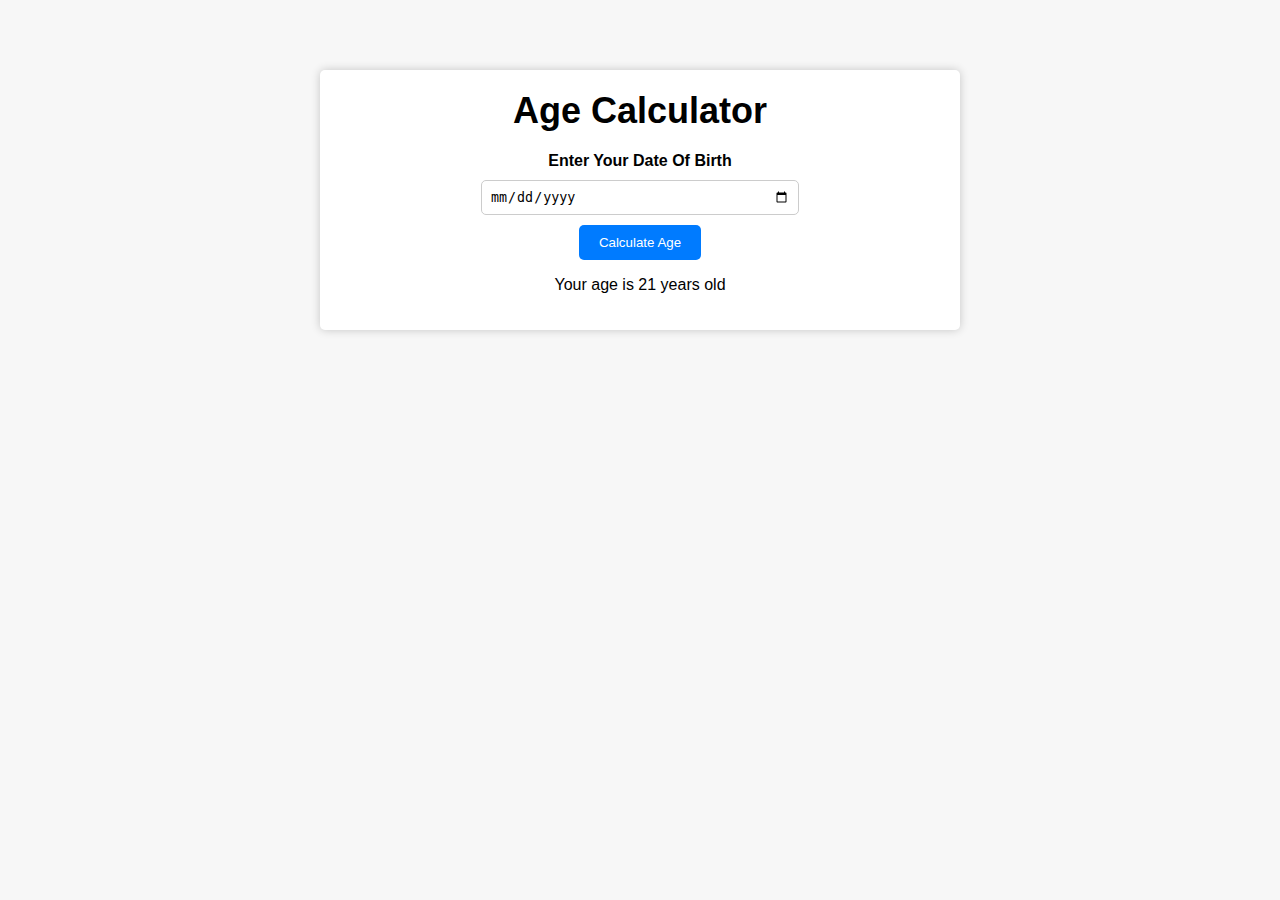
<file: Age-Calculator/index.html>
<!DOCTYPE html>
<html lang="en">
  <head>
    <meta charset="UTF-8" />
    <meta name="viewport" content="width=device-width, initial-scale=1.0" />
    <title>Age-Calculator</title>
    <link rel="stylesheet" href="style.css" />
  </head>
  <body>
    <div class="container">
      <h1>Age Calculator</h1>
      <div class="form">
        <label for="birthdate">Enter Your Date Of Birth</label>
        <input type="date" id="birthday" name="birthday" />
        <button id="btn">Calculate Age</button>
        <p id="result">Your age is 21 years old</p>
      </div>
    </div>
    <script src="index.js"></script>
  </body>
</html>
</file>
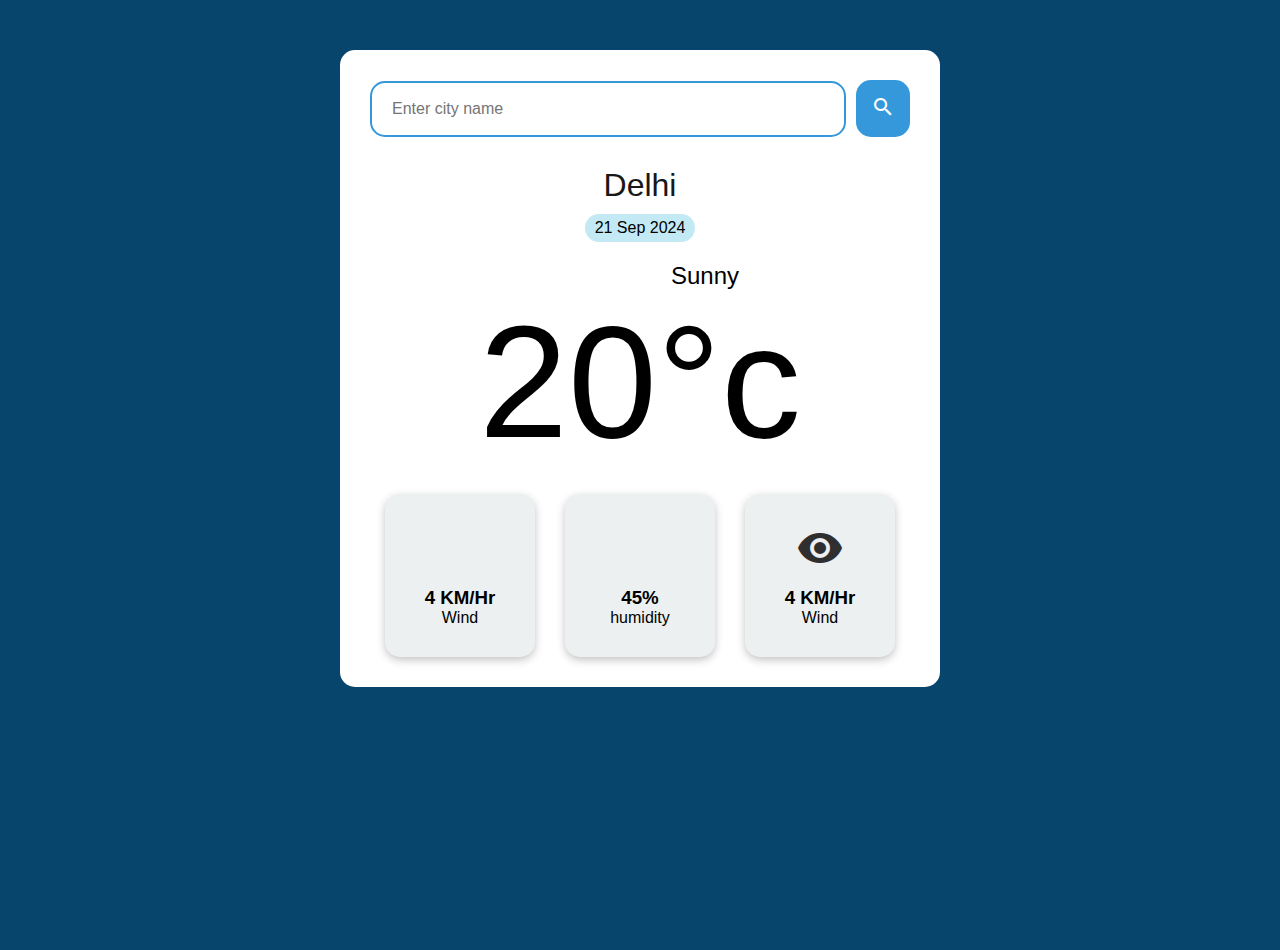
<file: weather_app/index.html>
<!DOCTYPE html>
<html lang="en">
  <head>
    <meta charset="UTF-8" />
    <meta name="viewport" content="width=device-width, initial-scale=1.0" />
    <title>Weather_App</title>
    <link
      href="https://fonts.googleapis.com/icon?family=Material+Icons"
      rel="stylesheet"
    />
    <link rel="stylesheet" href="style.css" />
  </head>
  <body>
    <div class="weather-app">
      <form action="" class="search-form">
        <input type="text" class="city-input" placeholder="Enter city name" />
        <button class="search-btn" type="submit">
          <i class="material-icons">search</i>
        </button>
      </form>

      <div class="city-date-section">
        <div class="city">Delhi</div>
        <p class="date">21 Sep 2024</p>
      </div>

      <div class="temperature-info">
        <div class="description">
          <i class="material-icons">sunny</i>
          <span class="description-text">Sunny</span>
        </div>
        <div class="temp">20°c</div>
      </div>

      <div class="additional-info">
        <div class="wind-info">
          <i class="material-icons">air</i>
          <div>
            <h3 class="wind-speed">4 KM/Hr</h3>
            <p class="wind-label">Wind</p>
          </div>
        </div>

        <div class="humidity-info">
          <i class="material-icons">water_drop</i>
          <div>
            <h3 class="humidity">45%</h3>
            <p class="humidity-label">humidity</p>
          </div>
        </div>

        <div class="visibility-info">
          <i class="material-icons">visibility</i>
          <div>
            <h3 class="visibility-distance">4 KM/Hr</h3>
            <p class="visibility-label">Wind</p>
          </div>
        </div>
      </div>
    </div>

    <script src="script.js"></script>
  </body>
</html>
</file>
<file: Age-Calculator/style.css>
body {
  margin: 0;
  padding: 20px;
  font-family: sans-serif;
  background-color: #f7f7f7;
}

.container {
  background: #fff;
  box-shadow: 0 0 10px rgba(0, 0, 0, 0.2);
  padding: 20px;
  max-width: 600px;
  margin: 0 auto;
  border-radius: 5px;
  margin-top: 50px;
}

h1 {
  font-size: 36px;
  text-align: center;
  margin-top: 0;
  margin-bottom: 20px;
}

.form {
  display: flex;
  flex-direction: column;
  align-items: center;
}

label {
  font-weight: bold;
  margin-bottom: 10px;
}

input {
  padding: 8px;
  border: 1px solid #ccc;
  border-radius: 5px;
  width: 100%;
  max-width: 300px;
}

button {
  background-color: #007bff;
  color: #fff;
  border: none;
  padding: 10px 20px;
  border-radius: 5px;
  margin-top: 10px;
  cursor: pointer;
  transition: background-color 0.3 ease;
}

button:hover {
  background-color: #0062cc;
}

#results {
  margin-top: 20px;
  font-size: 24px;
  font-weight: bold;
}
</file>
<file: weather_app/style.css>
* {
  margin: 0;
  padding: 0;
  box-sizing: border-box;
}

body {
  background-color: hsl(204, 86%, 23%);
  font-family: Arial, Helvetica, sans-serif;
  height: 100vh;
}

.weather-app {
  background-color: #fff;
  max-width: 600px;
  margin: 50px auto;
  padding: 30px;
  border-radius: 15px;
}

.search-form {
  display: flex;
  align-items: center;
}

input[type="text"] {
  flex: 1;
  padding: 20px;
  border: 2px solid #3498db;
  border-radius: 15px;
  font-size: 1rem;
  height: 3.5rem;
}

.search-btn {
  background-color: #3498db;
  border: none;
  padding: 15px;
  border-radius: 15px;
  cursor: pointer;
  color: #fff;
  margin-left: 10px;
  transition: background-color 0.3s ease;
}

.search-btn:hover {
  background-color: #2980b9;
}

.city-date-section {
  margin-top: 30px;
  display: flex;
  align-items: center;
  justify-content: center;
  flex-direction: column;
  gap: 10px;
}

.city-date-section .city {
  font-size: 2rem;
  opacity: 0.9;
}

.city-date-section .date {
  background-color: #c3eaf4;
  padding: 5px 10px;
  border-radius: 15px;
}

.temperature-info {
  margin-top: 20px;
  display: flex;
  align-items: center;
  justify-content: center;
  flex-direction: column;
}

.temperature-info .temp {
  font-size: 10rem;
}

.temperature-info .description {
  display: flex;
  align-items: center;
  justify-content: center;
  gap: 10px;
}

.temperature-info .description i {
  font-size: 1.5rem;
  opacity: 0.8;
}

.temperature-info .description span {
  font-size: 1.5rem;
}

.additional-info {
  margin-top: 20px;
  display: flex;
  justify-content: space-around;
}

.wind-info,
.humidity-info,
.visibility-info {
  background-color: #ecf0f1;
  width: 150px;
  display: flex;
  align-items: center;
  justify-content: center;
  flex-direction: column;
  gap: 15px;
  border-radius: 15px;
  padding: 30px 20px;
  box-shadow: rgba(0, 0, 0, 0.24) 0px 3px 8px;
}

.additional-info .material-icons {
  font-size: 3rem;
  opacity: 0.8;
}

.wind-info div,
.humidity-info div,
.visibility-info div {
  text-align: center;
}
</file>
